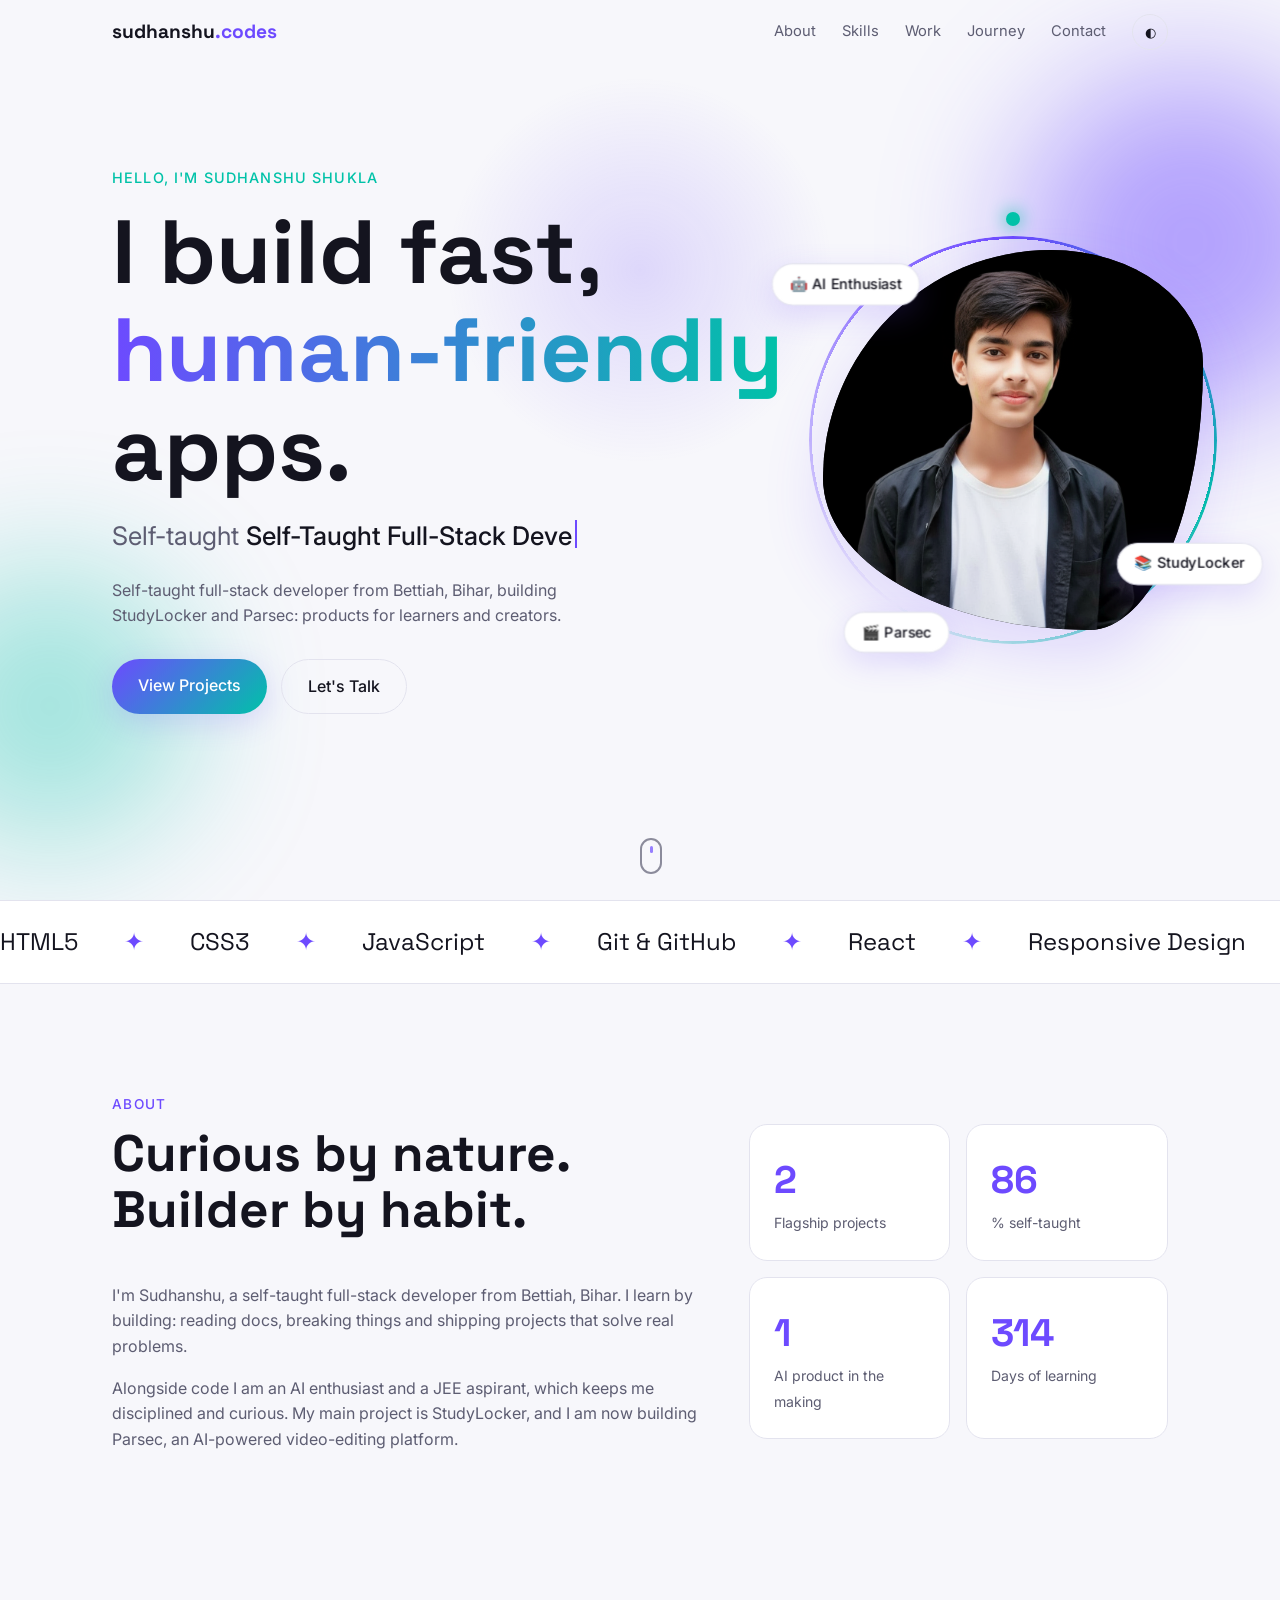
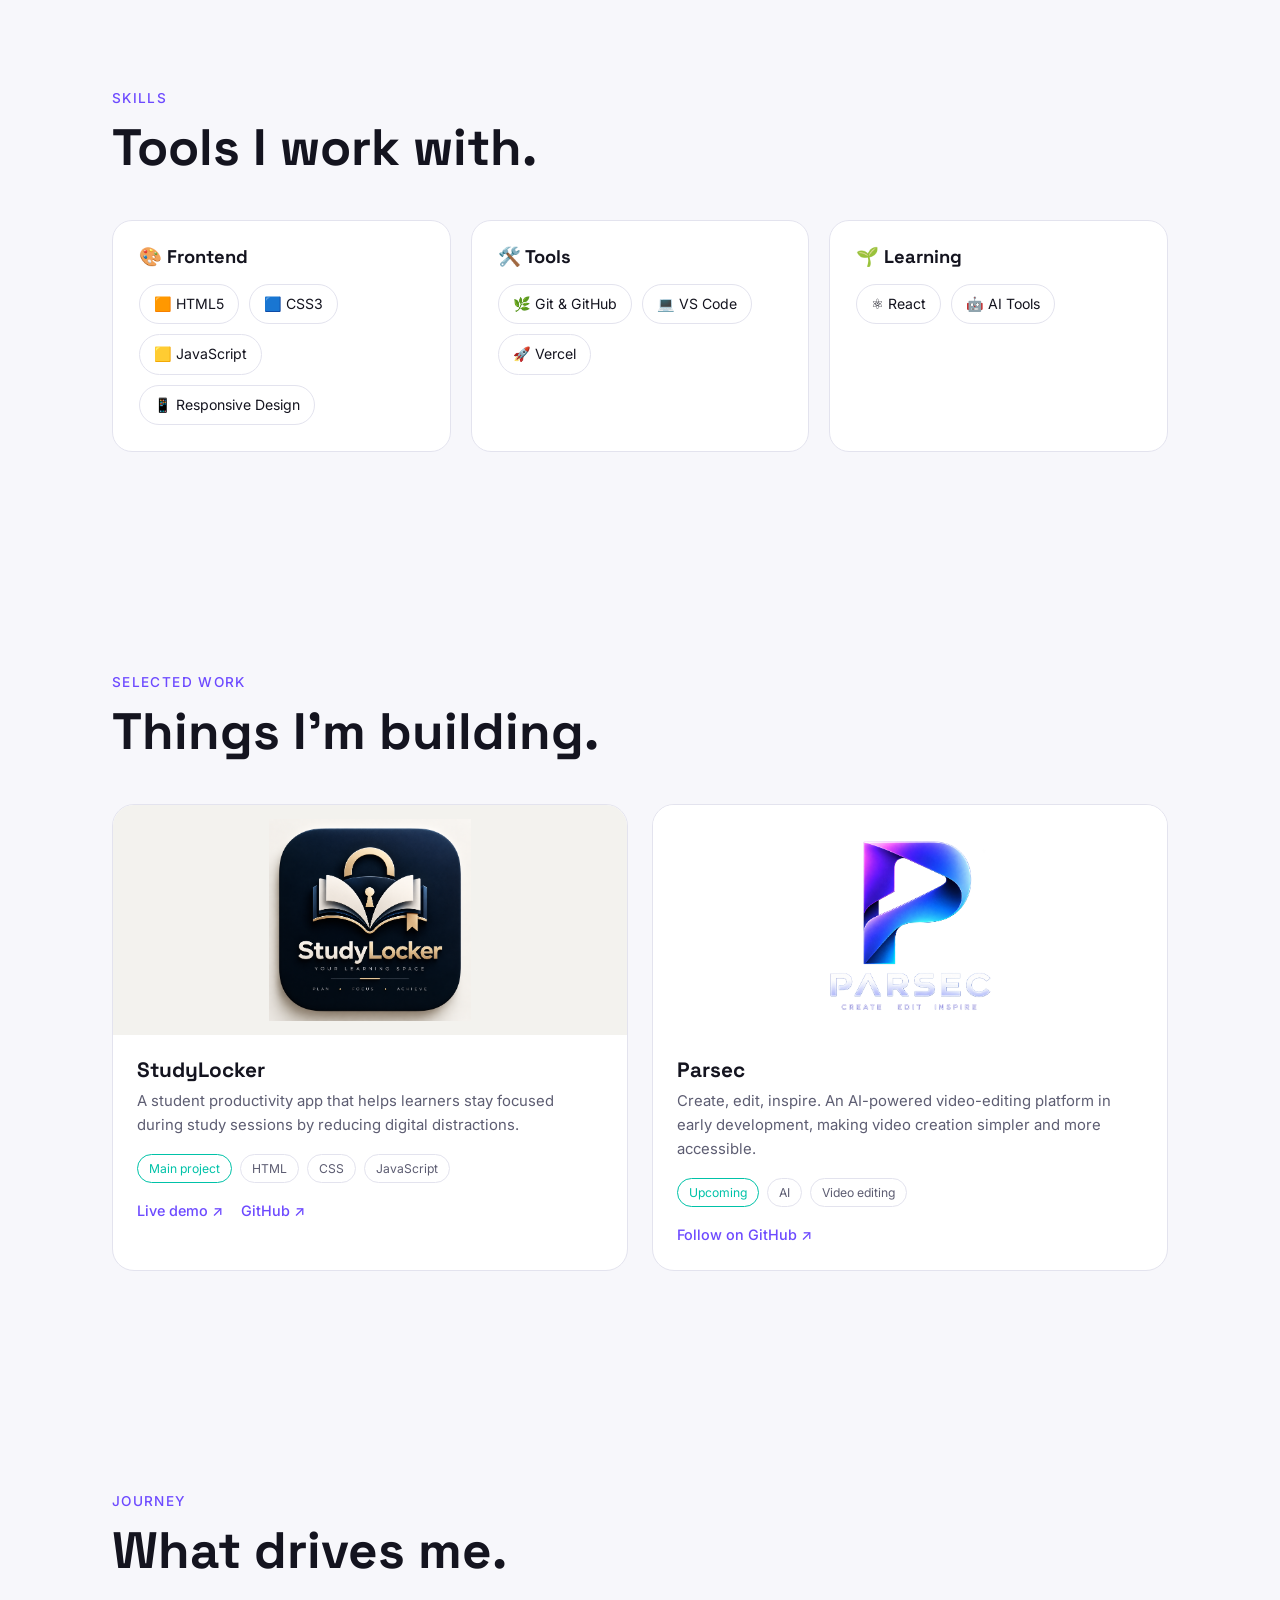
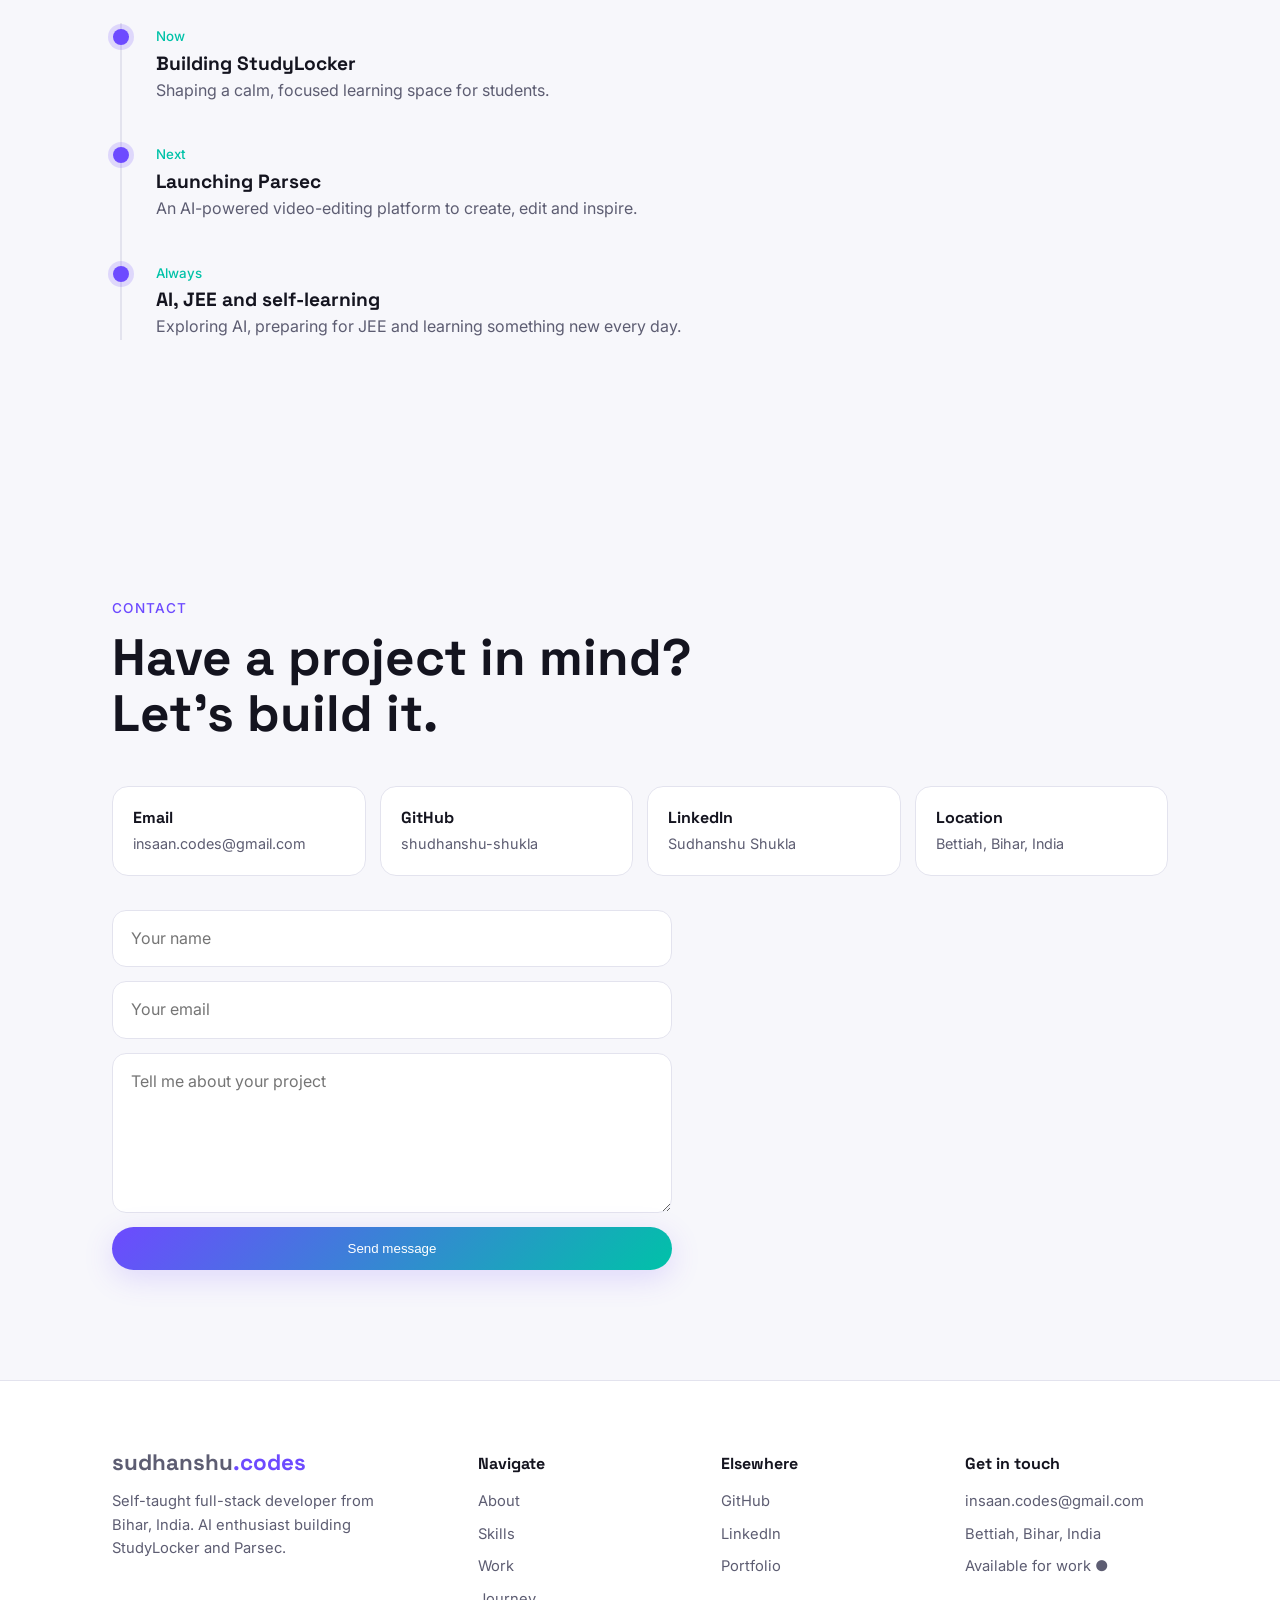
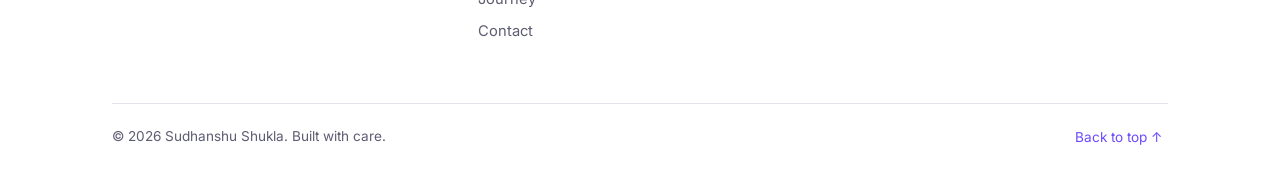
<file: index.html>
<!DOCTYPE html>
<html lang="en">
<head>
<meta charset="UTF-8">
<meta name="viewport" content="width=device-width, initial-scale=1, viewport-fit=cover">
<title>Sudhanshu Shukla — Full-Stack Developer</title>
<meta name="description" content="Sudhanshu Shukla: self-taught full-stack developer, AI enthusiast, builder of StudyLocker and Parsec.">
<meta name="author" content="Sudhanshu Shukla">
<meta name="theme-color" content="#0b0b14">
<link rel="canonical" href="https://shudhanshu-shukla.github.io/">
<link rel="icon" type="image/png" href="favicon.png">
<link rel="apple-touch-icon" href="apple-touch-icon.png">
<meta property="og:type" content="website">
<meta property="og:site_name" content="Sudhanshu Shukla">
<meta property="og:title" content="Sudhanshu Shukla | Self-Taught Full-Stack Developer">
<meta property="og:description" content="AI enthusiast and builder of StudyLocker and Parsec. See my projects and get in touch.">
<meta property="og:url" content="https://shudhanshu-shukla.github.io/">
<meta property="og:image" content="https://shudhanshu-shukla.github.io/og-image.jpg">
<meta property="og:image:width" content="1200"><meta property="og:image:height" content="630">
<meta name="twitter:card" content="summary_large_image">
<meta name="twitter:title" content="Sudhanshu Shukla | Self-Taught Full-Stack Developer">
<meta name="twitter:description" content="AI enthusiast and builder of StudyLocker and Parsec.">
<meta name="twitter:image" content="https://shudhanshu-shukla.github.io/og-image.jpg">
<script type="application/ld+json">{"@context":"https://schema.org","@type":"Person","name":"Sudhanshu Shukla","url":"https://shudhanshu-shukla.github.io/","jobTitle":"Full-Stack Developer","email":"insaan.codes@gmail.com","address":{"@type":"PostalAddress","addressLocality":"Bettiah","addressRegion":"Bihar","addressCountry":"IN"},"sameAs":["https://github.com/shudhanshu-shukla","https://www.linkedin.com/in/sudhanshushuklacodes/"]}</script>
<!-- Analytics (optional): sign up free at goatcounter.com, then remove this comment and replace YOUR-CODE
<script data-goatcounter="https://YOUR-CODE.goatcounter.com/count" async src="//gc.zgo.at/count.js"></script> -->
<link href="https://fonts.googleapis.com/css2?family=Space+Grotesk:wght@400;500;700&family=Inter:wght@400;500&display=swap" rel="stylesheet">
<style>
:root{--bg:#f7f7fb;--bg2:#ffffff;--tx:#14141f;--mu:#5d5d72;--ac:#6d4aff;--ac2:#00c2a8;--bd:#e3e3ee;--glow:rgba(109,74,255,.18);
box-sizing:border-box;padding-top:env(safe-area-inset-top,0px);padding-bottom:env(safe-area-inset-bottom,0px)}
@media (prefers-color-scheme:dark){:root:not([data-theme="light"]){--bg:#0b0b14;--bg2:#12121e;--tx:#f1f1f8;--mu:#9a9ab3;--ac:#8b6dff;--ac2:#2de2c5;--bd:#23233a;--glow:rgba(139,109,255,.25)}}
:root[data-theme="dark"]{--bg:#0b0b14;--bg2:#12121e;--tx:#f1f1f8;--mu:#9a9ab3;--ac:#8b6dff;--ac2:#2de2c5;--bd:#23233a;--glow:rgba(139,109,255,.25)}
html{scroll-behavior:smooth;scroll-padding-top:80px}
*{box-sizing:border-box}
body{margin:0;background:var(--bg);color:var(--tx);font-family:Inter,system-ui,sans-serif;line-height:1.6;overflow-x:hidden}
h1,h2,h3,.logo{font-family:'Space Grotesk',Inter,sans-serif;line-height:1.1;margin:0}
a{color:inherit;text-decoration:none}
.wrap{max-width:1100px;margin:0 auto;padding:0 22px}
#bar{position:fixed;top:0;left:0;height:3px;width:0;background:linear-gradient(90deg,var(--ac),var(--ac2));z-index:100}
#glow{position:fixed;width:420px;height:420px;border-radius:50%;background:radial-gradient(var(--glow),transparent 65%);pointer-events:none;z-index:0;transform:translate(-50%,-50%);left:50%;top:30%}
nav{position:fixed;top:env(safe-area-inset-top,0px);left:0;right:0;z-index:50;transition:.3s}
nav.s{background:color-mix(in srgb,var(--bg) 80%,transparent);backdrop-filter:blur(14px);border-bottom:1px solid var(--bd)}
nav .wrap{display:flex;align-items:center;justify-content:space-between;height:64px}
.logo{font-weight:700;font-size:1.2rem}.logo span{color:var(--ac)}
.links{display:flex;gap:26px;align-items:center;font-size:.92rem;color:var(--mu)}
.links a:hover{color:var(--tx)}
.tg{background:none;border:1px solid var(--bd);color:var(--tx);border-radius:50%;width:36px;height:36px;cursor:pointer}
@media(max-width:700px){.links a:not(.tg){display:none}}
section{position:relative;z-index:1;padding:110px 0}
#hero{min-height:100vh;display:flex;align-items:center;padding-top:90px;overflow:hidden}
.blob{position:absolute;border-radius:50%;filter:blur(70px);opacity:.5;z-index:0;will-change:transform}
.b1{width:340px;height:340px;background:var(--ac);top:8%;right:-80px}
.b2{width:280px;height:280px;background:var(--ac2);bottom:6%;left:-90px;opacity:.35}
#hero .wrap{position:relative;z-index:1}
.hi{color:var(--ac2);font-weight:500;letter-spacing:.08em;font-size:.9rem;text-transform:uppercase}
h1{font-size:clamp(2.6rem,8vw,5.6rem);font-weight:700;margin:14px 0 18px}
h1 .w{display:inline-block;overflow:hidden;vertical-align:bottom}
h1 .w i{display:inline-block;font-style:normal;transform:translateY(110%);animation:up .9s cubic-bezier(.2,.8,.2,1) forwards}
h1 .g{background:linear-gradient(90deg,var(--ac),var(--ac2));-webkit-background-clip:text;background-clip:text;color:transparent}
@keyframes up{to{transform:none}}
.role{font-size:clamp(1.1rem,3vw,1.6rem);color:var(--mu);min-height:2em}
.role b{color:var(--tx);font-weight:500}.cur{display:inline-block;width:2px;height:1.1em;background:var(--ac);margin-left:3px;vertical-align:-3px;animation:bl 1s steps(1) infinite}
@keyframes bl{50%{opacity:0}}
.lead{max-width:540px;color:var(--mu);margin:10px 0 30px}
.btns{display:flex;gap:14px;flex-wrap:wrap}
.btn{padding:14px 26px;border-radius:999px;font-weight:500;border:1px solid var(--bd);transition:.25s;display:inline-block}
.btn.p{background:linear-gradient(135deg,var(--ac),var(--ac2));color:#fff;border:0;box-shadow:0 8px 30px var(--glow)}
.btn:hover{transform:translateY(-3px)}
.fade{opacity:0;transform:translateY(18px);animation:fi .8s .9s forwards}.fade.d2{animation-delay:1.1s}.fade.d3{animation-delay:1.3s}
@keyframes fi{to{opacity:1;transform:none}}
.hg{display:grid;grid-template-columns:1.15fr .85fr;gap:40px;align-items:center}
.ph{position:relative;width:min(380px,80vw);aspect-ratio:1;justify-self:center;perspective:900px;opacity:0;animation:pop 1.1s .5s cubic-bezier(.2,.9,.2,1.1) forwards}
@keyframes pop{from{opacity:0;transform:scale(.4) rotate(-25deg)}to{opacity:1;transform:none}}
.tilt{position:absolute;inset:0;transition:transform .25s;transform-style:preserve-3d}
.ring{position:absolute;inset:-14px;border-radius:50%;background:conic-gradient(var(--ac),var(--ac2),transparent 60%,var(--ac));animation:spin 7s linear infinite;-webkit-mask:radial-gradient(farthest-side,transparent calc(100% - 3px),#000 calc(100% - 3px));mask:radial-gradient(farthest-side,transparent calc(100% - 3px),#000 calc(100% - 3px))}
.orb{position:absolute;inset:-38px;animation:spin 16s linear infinite reverse}
.orb i{position:absolute;top:0;left:50%;width:14px;height:14px;margin-left:-7px;border-radius:50%;background:var(--ac2);box-shadow:0 0 18px var(--ac2)}
@keyframes spin{to{transform:rotate(360deg)}}
.ph-in{position:absolute;inset:0;display:flex;flex-direction:column;align-items:center;justify-content:center;gap:8px;overflow:hidden;cursor:pointer;color:#fff;background:linear-gradient(135deg,var(--ac),var(--ac2));border-radius:60% 40% 30% 70%/60% 30% 70% 40%;animation:morph 9s ease-in-out infinite;box-shadow:0 25px 60px var(--glow)}
@keyframes morph{50%{border-radius:30% 60% 70% 40%/50% 60% 30% 60%}}
.ph-in img{position:absolute;inset:0;width:100%;height:100%;object-fit:cover}
.ph-in .ic{width:46%;opacity:.85}.ph-in small{font-weight:500;opacity:.9}
.ph-in.has .ic,.ph-in.has small{display:none}
.chip{position:absolute;padding:8px 16px;border-radius:99px;background:var(--bg2);border:1px solid var(--bd);font-size:.85rem;font-weight:500;box-shadow:0 10px 30px var(--glow);animation:fl 4s ease-in-out infinite;transform:translateZ(50px)}
.c1{top:6%;left:-10%}.c2{bottom:14%;right:-12%;animation-delay:-1.5s}.c3{bottom:-3%;left:8%;animation-delay:-3s}
@keyframes fl{50%{translate:0 -12px}}
@media(max-width:800px){.hg{grid-template-columns:1fr}.ph{order:-1;width:min(250px,68vw);margin:6px auto 10px}.c1{left:-6%}.c2{right:-6%}}
.scroll{position:absolute;bottom:26px;left:50%;width:22px;height:36px;border:2px solid var(--mu);border-radius:14px;z-index:1;opacity:.7}
.scroll:after{content:"";position:absolute;left:50%;top:6px;width:3px;height:7px;margin-left:-1.5px;border-radius:2px;background:var(--ac);animation:sc 1.6s infinite}
@keyframes sc{0%{opacity:1;transform:none}100%{opacity:0;transform:translateY(12px)}}
.rv{opacity:0;transform:translateY(40px);transition:opacity .9s cubic-bezier(.2,.8,.2,1),transform .9s cubic-bezier(.2,.8,.2,1)}
.rv.l{transform:translateX(-50px)}.rv.r{transform:translateX(50px)}
.rv.in{opacity:1;transform:none}
.eyebrow{color:var(--ac);font-weight:500;font-size:.85rem;letter-spacing:.1em;text-transform:uppercase;margin-bottom:10px}
h2{font-size:clamp(2rem,5vw,3.2rem);margin-bottom:44px}
.about{display:grid;grid-template-columns:1.4fr 1fr;gap:50px;align-items:center}
.about p{color:var(--mu);margin:0 0 16px}
.stats{display:grid;grid-template-columns:1fr 1fr;gap:16px}
.stat{background:var(--bg2);border:1px solid var(--bd);border-radius:18px;padding:24px}
.stat b{font-family:'Space Grotesk';font-size:2.4rem;display:block;color:var(--ac)}.stat span{color:var(--mu);font-size:.88rem}
@media(max-width:800px){.about{grid-template-columns:1fr}}
.marq{overflow:hidden;border-block:1px solid var(--bd);padding:22px 0;position:relative;z-index:1;background:var(--bg2)}
.track{display:flex;gap:46px;width:max-content;animation:mq 28s linear infinite;font-family:'Space Grotesk';font-size:1.5rem;color:var(--mu)}
.track span:nth-child(odd){color:var(--tx)}
@keyframes mq{to{transform:translateX(-50%)}}
.grid{display:grid;grid-template-columns:repeat(auto-fit,minmax(290px,1fr));gap:24px}
.card{background:var(--bg2);border:1px solid var(--bd);border-radius:22px;overflow:hidden;transition:transform .3s,box-shadow .3s,border-color .3s;transform-style:preserve-3d}
.card:hover{box-shadow:0 20px 50px var(--glow);border-color:var(--ac)}
.shot{height:170px;position:relative;overflow:hidden}
.shot:after{content:"";position:absolute;inset:0;background:repeating-linear-gradient(115deg,transparent 0 22px,rgba(255,255,255,.08) 22px 24px);transition:transform .6s}
.card:hover .shot:after{transform:translateX(40px)}
.s1{background:linear-gradient(135deg,#6d4aff,#00c2a8)}.s2{background:linear-gradient(135deg,#ff6a88,#ffb36b)}.s3{background:linear-gradient(135deg,#2563eb,#7dd3fc)}
.cb{padding:24px}.cb h3{font-size:1.3rem;margin-bottom:8px}.cb p{color:var(--mu);font-size:.93rem;margin:0 0 16px}
.tags{display:flex;flex-wrap:wrap;gap:8px;margin-bottom:16px}.tags span{font-size:.76rem;padding:4px 11px;border-radius:99px;border:1px solid var(--bd);color:var(--mu)}
.cl{display:flex;gap:18px;font-size:.9rem;font-weight:500}.cl a{color:var(--ac)}.cl a:hover{text-decoration:underline}
.tl{border-left:2px solid var(--bd);margin-left:8px;padding-left:34px}
.ti{position:relative;margin-bottom:38px}
.ti:before{content:"";position:absolute;left:-43px;top:6px;width:16px;height:16px;border-radius:50%;background:var(--ac);box-shadow:0 0 0 5px var(--glow)}
.ti small{color:var(--ac2);font-weight:500}.ti h3{font-size:1.2rem;margin:4px 0}.ti p{color:var(--mu);margin:0}
form{display:grid;gap:14px;max-width:560px}
input,textarea{width:100%;padding:15px 18px;background:var(--bg2);border:1px solid var(--bd);border-radius:14px;color:var(--tx);font:inherit}
input:focus,textarea:focus{outline:2px solid var(--ac);border-color:transparent}
footer{position:relative;z-index:1;background:var(--bg2);border-top:1px solid var(--bd);padding:70px 0 0}
.fg{display:grid;grid-template-columns:1.6fr 1fr 1fr 1fr;gap:40px;padding-bottom:50px}
.fg p{color:var(--mu);font-size:.92rem;max-width:300px}.fg h4{margin:0 0 14px;font-family:'Space Grotesk'}
.fg a{display:block;color:var(--mu);font-size:.92rem;margin-bottom:9px;transition:.2s}.fg a:hover{color:var(--ac);transform:translateX(4px)}
.fb{border-top:1px solid var(--bd);padding:22px 0;display:flex;justify-content:space-between;flex-wrap:wrap;gap:12px;color:var(--mu);font-size:.85rem}
.top{background:none;border:0;color:var(--ac);cursor:pointer;font:inherit}
@media(max-width:800px){.fg{grid-template-columns:1fr 1fr}}
@media (prefers-reduced-motion:reduce){*{animation-duration:.01s!important;animation-delay:0s!important;transition:none!important}.rv,.fade{opacity:1;transform:none}h1 .w i{transform:none}}
.shot.lg{height:230px}.shot.lg:after{display:none}.shot img{position:absolute;inset:0;width:100%;height:100%;object-fit:contain;padding:14px;z-index:1;transition:transform .5s}.card:hover .shot img{transform:scale(1.06)}
.ph-in{cursor:default;background:#000}.ph-in img{object-position:50% 18%}.tags .hl{color:var(--ac2);border-color:var(--ac2)}
.cc{display:grid;grid-template-columns:repeat(auto-fit,minmax(220px,1fr));gap:14px;margin-bottom:34px}.cc>*{background:var(--bg2);border:1px solid var(--bd);border-radius:16px;padding:18px 20px;transition:.25s}.cc a:hover{border-color:var(--ac);transform:translateY(-3px)}.cc b{display:block;font-family:'Space Grotesk'}.cc span{color:var(--mu);font-size:.9rem;word-break:break-all}
.sk-grid{display:grid;grid-template-columns:repeat(auto-fit,minmax(260px,1fr));gap:20px}.sk{background:var(--bg2);border:1px solid var(--bd);border-radius:20px;padding:26px;transition:.3s}.sk:hover{border-color:var(--ac);transform:translateY(-5px);box-shadow:0 18px 40px var(--glow)}.sk h3{font-size:1.15rem;margin-bottom:16px}
.chips{display:flex;flex-wrap:wrap;gap:10px}.chips span{padding:8px 14px;border:1px solid var(--bd);border-radius:99px;font-size:.88rem;transition:.25s}.chips span:hover{background:linear-gradient(135deg,var(--ac),var(--ac2));color:#fff;border-color:transparent;transform:translateY(-2px)}
</style>
</head>
<body>
<div id="bar"></div><div id="glow"></div>
<nav id="nav"><div class="wrap"><a href="#hero" class="logo">sudhanshu<span>.codes</span></a>
<div class="links"><a href="#about">About</a><a href="#skills">Skills</a><a href="#work">Work</a><a href="#journey">Journey</a><a href="#contact">Contact</a><button class="tg" id="tg" aria-label="Toggle theme">◐</button></div></div></nav>

<section id="hero"><div class="blob b1" data-p=".12"></div><div class="blob b2" data-p="-.08"></div>
<div class="wrap hg"><div class="ht">
<div class="hi fade">Hello, I'm Sudhanshu Shukla</div>
<h1><span class="w"><i style="animation-delay:.1s">I&nbsp;build</i></span> <span class="w"><i style="animation-delay:.25s">fast,</i></span><br><span class="w"><i class="g" style="animation-delay:.4s">human&#8209;friendly</i></span> <span class="w"><i style="animation-delay:.55s">apps.</i></span></h1>
<div class="role fade d2">Self-taught <b id="ty"></b><span class="cur"></span></div>
<p class="lead fade d2">Self-taught full-stack developer from Bettiah, Bihar, building StudyLocker and Parsec: products for learners and creators.</p>
<div class="btns fade d3"><a class="btn p" href="#work">View Projects</a><a class="btn" href="#contact">Let's Talk</a></div>
</div>
<!-- YOUR PHOTO: set the src of <img id="me"> below to your image URL and remove the word 'hidden' -->
<div class="ph"><div class="tilt" id="tilt"><div class="orb"><i></i></div><div class="ring"></div>
<div class="ph-in has"><img id="me" alt="Sudhanshu Shukla" src="photo.jpg" onerror="this.onerror=null;this.src='5191.png'"><svg class="ic" viewBox="0 0 24 24" fill="currentColor"><circle cx="12" cy="8" r="4.2"/><path d="M3.5 21c.7-4.6 4.2-7 8.5-7s7.8 2.4 8.5 7z"/></svg><small>Your photo here</small><input type="file" accept="image/*" id="fi" hidden></div>
<div class="chip c1">🤖 AI Enthusiast</div><div class="chip c2">📚 StudyLocker</div><div class="chip c3">🎬 Parsec</div></div></div>
</div><div class="scroll"></div></section>

<div class="marq"><div class="track" id="mq"></div></div>

<section id="about"><div class="wrap about">
<div class="rv l"><div class="eyebrow">About</div><h2>Curious by nature. Builder by habit.</h2>
<p>I'm Sudhanshu, a self-taught full-stack developer from Bettiah, Bihar. I learn by building: reading docs, breaking things and shipping projects that solve real problems.</p>
<p>Alongside code I am an AI enthusiast and a JEE aspirant, which keeps me disciplined and curious. My main project is StudyLocker, and I am now building Parsec, an AI-powered video-editing platform.</p></div>
<div class="stats rv r"><div class="stat"><b data-n="2">0</b><span>Flagship projects</span></div><div class="stat"><b data-n="100">0</b><span>% self-taught</span></div><div class="stat"><b data-n="1">0</b><span>AI product in the making</span></div><div class="stat"><b data-n="365">0</b><span>Days of learning</span></div></div>
</div></section>

<section id="skills"><div class="wrap"><div class="rv"><div class="eyebrow">Skills</div><h2>Tools I work with.</h2></div>
<div class="sk-grid">
<div class="sk rv"><h3>🎨 Frontend</h3><div class="chips"><span>🟧 HTML5</span><span>🟦 CSS3</span><span>🟨 JavaScript</span><span>📱 Responsive Design</span></div></div>
<div class="sk rv" style="transition-delay:.1s"><h3>🛠️ Tools</h3><div class="chips"><span>🌿 Git &amp; GitHub</span><span>💻 VS Code</span><span>🚀 Vercel</span></div></div>
<div class="sk rv" style="transition-delay:.2s"><h3>🌱 Learning</h3><div class="chips"><span>⚛️ React</span><span>🤖 AI Tools</span></div></div>
</div></div></section>

<section id="work" style="background:linear-gradient(var(--bg),var(--bg))"><div class="wrap">
<div class="rv"><div class="eyebrow">Selected work</div><h2>Things I'm building.</h2></div>
<div class="grid">
<article class="card rv"><div class="shot lg" style="background:#f3f2ee"><img src="studylocker.webp" onerror="this.onerror=null;this.src='15116.png'" alt="StudyLocker logo"></div><div class="cb"><h3>StudyLocker</h3><p>A student productivity app that helps learners stay focused during study sessions by reducing digital distractions.</p><div class="tags"><span class="hl">Main project</span><span>HTML</span><span>CSS</span><span>JavaScript</span></div><div class="cl"><a href="https://studylocker.vercel.app/" target="_blank" rel="noopener">Live demo ↗</a><a href="https://github.com/shudhanshu-shukla/StudyLocker" target="_blank" rel="noopener">GitHub ↗</a></div></div></article>
<article class="card rv" style="transition-delay:.12s"><div class="shot lg" style="background:#fff"><img src="parsec.webp" onerror="this.onerror=null;this.src='parsec-logo.png'" alt="Parsec logo"></div><div class="cb"><h3>Parsec</h3><p>Create, edit, inspire. An AI-powered video-editing platform in early development, making video creation simpler and more accessible.</p><div class="tags"><span class="hl">Upcoming</span><span>AI</span><span>Video editing</span></div><div class="cl"><a href="https://github.com/shudhanshu-shukla" target="_blank" rel="noopener">Follow on GitHub ↗</a></div></div></article>
</div></div></section>

<section id="journey"><div class="wrap">
<div class="rv"><div class="eyebrow">Journey</div><h2>What drives me.</h2></div>
<div class="tl">
<div class="ti rv"><small>Now</small><h3>Building StudyLocker</h3><p>Shaping a calm, focused learning space for students.</p></div>
<div class="ti rv"><small>Next</small><h3>Launching Parsec</h3><p>An AI-powered video-editing platform to create, edit and inspire.</p></div>
<div class="ti rv"><small>Always</small><h3>AI, JEE and self-learning</h3><p>Exploring AI, preparing for JEE and learning something new every day.</p></div>
</div></div></section>

<section id="contact"><div class="wrap">
<div class="rv"><div class="eyebrow">Contact</div><h2>Have a project in mind?<br>Let's build it.</h2></div>
<div class="cc rv"><a href="mailto:insaan.codes@gmail.com"><b>Email</b><span>insaan.codes@gmail.com</span></a><a href="https://github.com/shudhanshu-shukla" target="_blank" rel="noopener"><b>GitHub</b><span>shudhanshu-shukla</span></a><a href="https://www.linkedin.com/in/sudhanshushuklacodes/" target="_blank" rel="noopener"><b>LinkedIn</b><span>Sudhanshu Shukla</span></a><div><b>Location</b><span>Bettiah, Bihar, India</span></div></div>
<form class="rv" id="f"><input id="n" placeholder="Your name" required><input id="e" type="email" placeholder="Your email" required><textarea id="m" rows="5" placeholder="Tell me about your project" required></textarea><button class="btn p" type="submit">Send message</button></form>
</div></section>

<footer><div class="wrap">
<div class="fg">
<div><a href="#hero" class="logo" style="font-size:1.4rem;display:block">sudhanshu<span>.codes</span></a><p>Self-taught full-stack developer from Bihar, India. AI enthusiast building StudyLocker and Parsec.</p></div>
<div><h4>Navigate</h4><a href="#about">About</a><a href="#skills">Skills</a><a href="#work">Work</a><a href="#journey">Journey</a><a href="#contact">Contact</a></div>
<div><h4>Elsewhere</h4><a href="https://github.com/shudhanshu-shukla" target="_blank" rel="noopener">GitHub</a><a href="https://www.linkedin.com/in/sudhanshushuklacodes/" target="_blank" rel="noopener">LinkedIn</a><a href="https://shudhanshu-shukla.github.io">Portfolio</a></div>
<div><h4>Get in touch</h4><a href="mailto:insaan.codes@gmail.com">insaan.codes@gmail.com</a><a href="#contact">Bettiah, Bihar, India</a><a href="#contact">Available for work ●</a></div>
</div>
<div class="fb"><span>© <span id="yr"></span> Sudhanshu Shukla. Built with care.</span><button class="top" onclick="scrollTo({top:0,behavior:'smooth'})">Back to top ↑</button></div>
</div></footer>

<script>
const $=s=>document.querySelector(s),$$=s=>[...document.querySelectorAll(s)];
$('#yr').textContent=new Date().getFullYear();
// marquee
const sk=['HTML5','CSS3','JavaScript','Git & GitHub','React','Responsive Design','AI Tools','VS Code'];
$('#mq').innerHTML=[...sk,...sk].map(s=>`<span>${s}</span><span style="color:var(--ac)">✦</span>`).join('');
// typing
const roles=['Self-Taught Full-Stack Developer','AI Enthusiast','JEE Aspirant','Builder of StudyLocker'];let ri=0,ci=0,del=false;
(function ty(){const t=roles[ri];$('#ty').textContent=t.slice(0,ci);
if(!del&&ci===t.length){del=true;return setTimeout(ty,1400)}
if(del&&ci===0){del=false;ri=(ri+1)%roles.length}
ci+=del?-1:1;setTimeout(ty,del?35:75)})();
// reveal + counters
const cnt=el=>{const n=+el.dataset.n;let c=0;const st=n/50;const t=setInterval(()=>{c+=st;if(c>=n){c=n;clearInterval(t)}el.textContent=Math.round(c)},24)};
const io=new IntersectionObserver(es=>es.forEach(e=>{if(e.isIntersecting){e.target.classList.add('in');e.target.querySelectorAll('[data-n]').forEach(cnt);io.unobserve(e.target)}}),{threshold:.15});
$$('.rv').forEach(e=>io.observe(e));
// scroll: progress, nav, parallax
const onS=()=>{const y=scrollY,h=document.documentElement.scrollHeight-innerHeight;
$('#bar').style.width=(y/h*100)+'%';$('#nav').classList.toggle('s',y>20);
$$('.blob').forEach(b=>b.style.transform=`translateY(${y*b.dataset.p}px)`)};
addEventListener('scroll',onS,{passive:true});onS();
// cursor glow + card tilt
addEventListener('pointermove',e=>{const g=$('#glow');g.style.left=e.clientX+'px';g.style.top=e.clientY+'px'});
$$('.card').forEach(c=>{c.addEventListener('pointermove',e=>{const r=c.getBoundingClientRect(),x=(e.clientX-r.left)/r.width-.5,y=(e.clientY-r.top)/r.height-.5;c.style.transform=`perspective(800px) rotateY(${x*8}deg) rotateX(${-y*8}deg) translateY(-6px)`});c.addEventListener('pointerleave',()=>c.style.transform='')});
// photo preview + tilt
const fi=$('#fi'),me=$('#me');fi.onchange=()=>{const f=fi.files[0];if(!f)return;const r=new FileReader();r.onload=()=>{me.src=r.result;me.hidden=false;$('.ph-in').classList.add('has')};r.readAsDataURL(f)};
const tl=$('#tilt'),ph=$('.ph');ph.addEventListener('pointermove',e=>{const r=ph.getBoundingClientRect(),x=(e.clientX-r.left)/r.width-.5,y=(e.clientY-r.top)/r.height-.5;tl.style.transform=`rotateY(${x*16}deg) rotateX(${-y*16}deg)`});ph.addEventListener('pointerleave',()=>tl.style.transform='');
// theme
$('#tg').onclick=()=>{const r=document.documentElement,d=getComputedStyle(r).getPropertyValue('--bg').trim()==='#0b0b14';r.dataset.theme=d?'light':'dark'};
// form -> mailto
$('#f').onsubmit=e=>{e.preventDefault();location.href=`mailto:insaan.codes@gmail.com?subject=${encodeURIComponent('Project inquiry from '+$('#n').value)}&body=${encodeURIComponent($('#m').value+'\n\n'+$('#e').value)}`};
</script>
</body>
</html>
</file>
